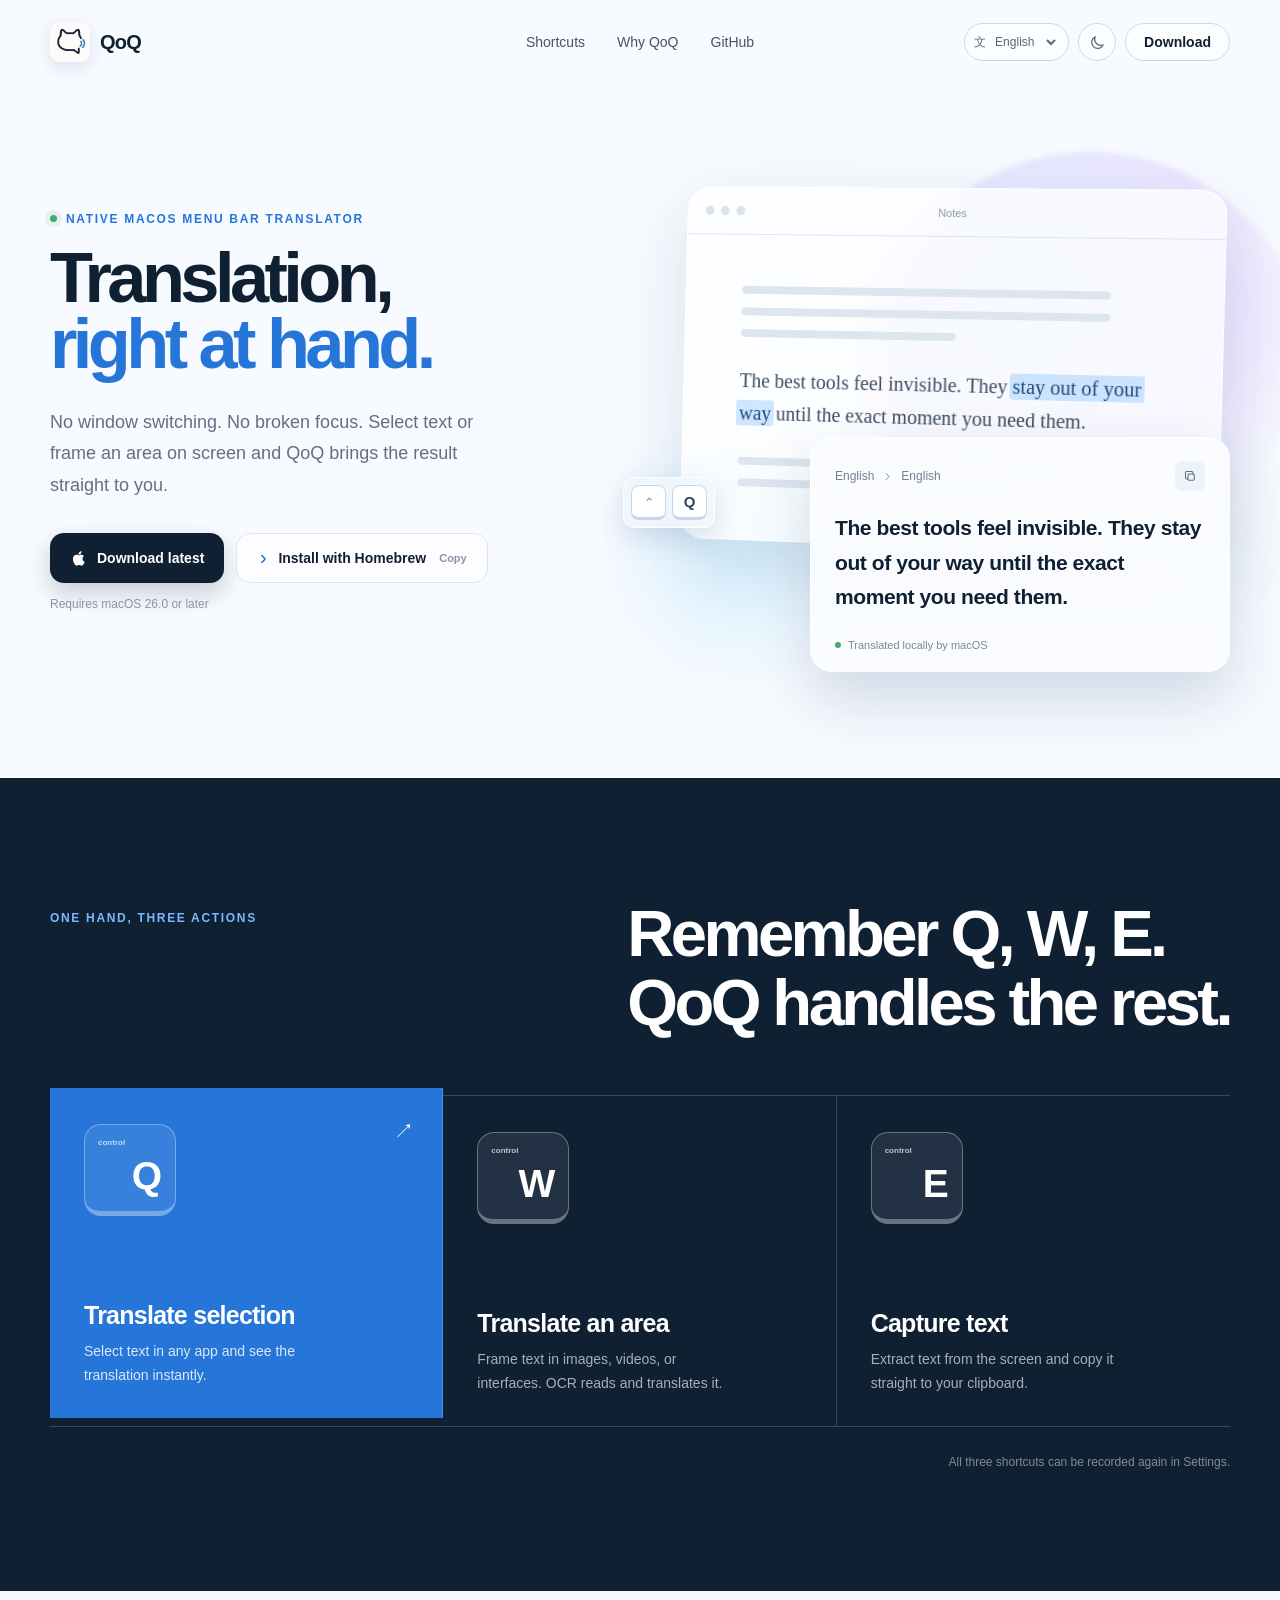
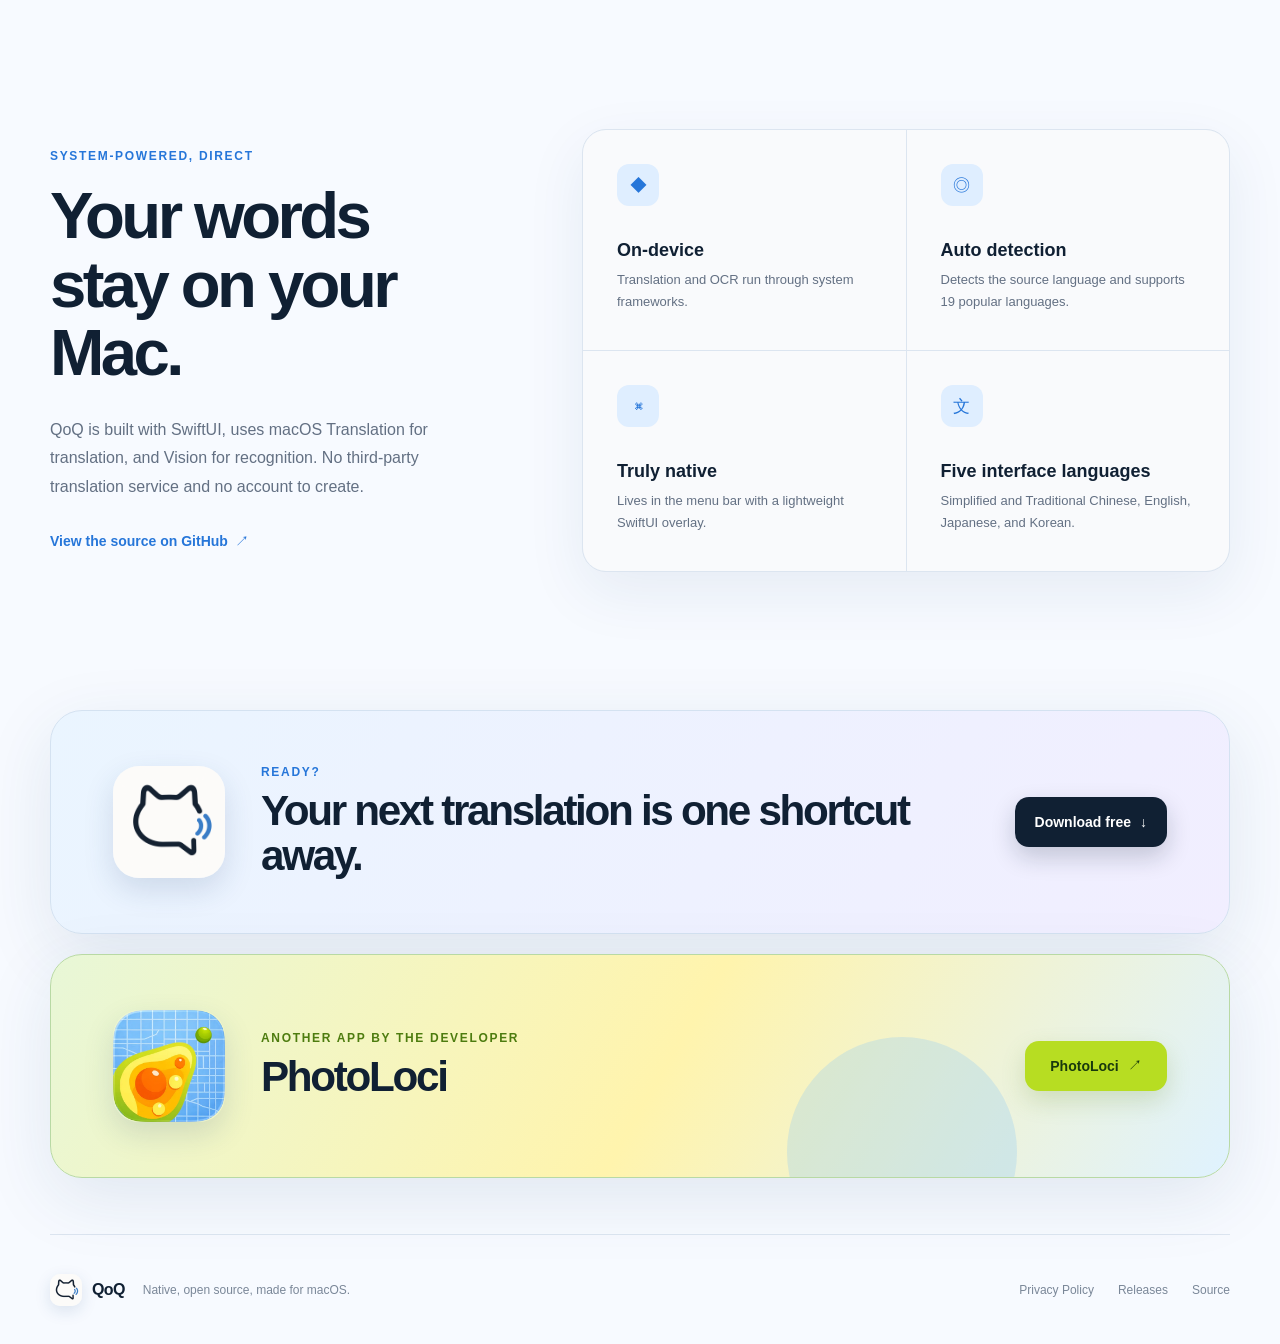
<file: index.html>
<!doctype html>
<html lang="zh-CN">
  <head>
    <meta charset="UTF-8" />
    <meta name="viewport" content="width=device-width, initial-scale=1" />
    <meta name="description" content="QoQ 是一款原生 macOS 菜单栏翻译工具。划词即译，框选即识别，只用系统能力。" />
    <meta name="theme-color" content="#f4f8ff" />
    <meta property="og:title" content="QoQ — 翻译，就这么顺手" />
    <meta property="og:description" content="划词翻译、截图 OCR、文字提取，一组快捷键就够了。" />
    <meta property="og:type" content="website" />
    <meta property="og:image" content="assets/qoq-icon.png" />
    <link rel="icon" type="image/png" sizes="32x32" href="favicon.png?v=2" />
    <link rel="shortcut icon" type="image/png" href="favicon.png?v=2" />
    <link rel="apple-touch-icon" sizes="1024x1024" href="assets/qoq-icon.png?v=2" />
    <script>document.documentElement.dataset.theme=localStorage.getItem("qoq-theme")||(matchMedia("(prefers-color-scheme: dark)").matches?"dark":"light");</script>
    <link rel="stylesheet" href="styles.css" />
    <title>QoQ — 翻译，就这么顺手</title>
  </head>
  <body>
    <header class="site-header" id="top">
      <a class="brand" href="#top" aria-label="QoQ 首页"><img src="assets/qoq-icon.png" alt="" width="40" height="40" /><span>QoQ</span></a>
      <nav aria-label="主导航"><a href="#shortcuts" data-i18n="navShortcuts">快捷键</a><a href="#native" data-i18n="navWhy">为什么 QoQ</a><a href="https://github.com/chensiyue98/qoq" target="_blank" rel="noreferrer">GitHub</a></nav>
      <div class="header-actions"><div class="language-picker"><span aria-hidden="true">文</span><label class="sr-only" for="language-select">语言</label><select id="language-select" aria-label="语言"><option value="zh-CN">简体中文</option><option value="zh-TW">繁體中文</option><option value="en">English</option><option value="ja">日本語</option><option value="ko">한국어</option></select></div><button class="theme-toggle" type="button" aria-label="切换深色模式"><svg class="moon-icon" viewBox="0 0 24 24" aria-hidden="true"><path d="M20 15.2A8.5 8.5 0 0 1 8.8 4a8.5 8.5 0 1 0 11.2 11.2Z"/></svg><svg class="sun-icon" viewBox="0 0 24 24" aria-hidden="true"><circle cx="12" cy="12" r="4"/><path d="M12 2v2M12 20v2M4.9 4.9l1.4 1.4M17.7 17.7l1.4 1.4M2 12h2M20 12h2M4.9 19.1l1.4-1.4M17.7 6.3l1.4-1.4"/></svg></button><a class="header-download" href="https://github.com/chensiyue98/qoq/releases/latest" data-i18n="downloadShort">下载</a></div>
    </header>
    <main>
      <section class="hero" aria-labelledby="hero-title">
        <div class="hero-copy">
          <p class="eyebrow"><span></span><b data-i18n="heroEyebrow">原生 macOS 菜单栏翻译</b></p>
          <h1 id="hero-title" data-i18n-html="heroTitle">翻译，<br />就这么<span>顺手。</span></h1>
          <p class="hero-intro" data-i18n="heroIntro">不切换窗口，不打断思路。选中文字或框住屏幕，QoQ 立刻把结果送到你眼前。</p>
          <div class="hero-actions">
            <a class="button button-primary" href="https://github.com/chensiyue98/qoq/releases/latest"><svg viewBox="0 0 24 24" aria-hidden="true"><path d="M16.7 12.9c0-2.3 1.9-3.4 2-3.5-1.1-1.6-2.8-1.8-3.4-1.8-1.4-.1-2.8.9-3.5.9-.8 0-1.9-.9-3.1-.9-1.6 0-3.1.9-4 2.4-1.7 3-.4 7.4 1.2 9.8.8 1.2 1.8 2.5 3.1 2.4 1.2 0 1.7-.8 3.2-.8s1.9.8 3.2.8c1.3 0 2.2-1.2 3-2.4.9-1.4 1.3-2.7 1.3-2.8-.1 0-3-.9-3-4.1ZM14.4 6.1c.7-.9 1.2-2.1 1.1-3.3-1 .1-2.3.7-3.1 1.6-.7.8-1.3 2-1.1 3.2 1.1.1 2.3-.6 3.1-1.5Z"/></svg><span data-i18n="downloadLatest">下载最新版</span></a>
            <button class="button button-quiet" type="button" data-copy-command="brew tap chensiyue98/tap &amp;&amp; brew install --cask qoq"><span class="prompt">›</span><span data-i18n="installBrew">Homebrew 安装</span><span class="copy-label" data-i18n="copy">复制</span></button>
          </div>
          <p class="requirement" data-i18n="requirement">需要 macOS 26.0 或更高版本</p>
        </div>
        <div class="hero-demo" aria-label="QoQ 划词翻译演示">
          <div class="ambient ambient-one"></div><div class="ambient ambient-two"></div>
          <div class="document-window"><div class="window-bar"><i></i><i></i><i></i><span>Notes</span></div><div class="document-copy"><span></span><span></span><span class="short"></span><p>The best tools feel invisible. They <mark class="selection">stay out of your way</mark> until the exact moment you need them.</p><span></span><span class="medium"></span></div></div>
          <div class="key-callout"><kbd>⌃</kbd><kbd>Q</kbd></div>
          <div class="translation-card"><div class="translation-top"><span>English</span><svg viewBox="0 0 24 24" aria-hidden="true"><path d="m9 18 6-6-6-6"/></svg><span data-i18n="demoLanguage">简体中文</span><button type="button" aria-label="复制译文" class="icon-button"><svg viewBox="0 0 24 24"><rect x="8" y="8" width="10" height="10" rx="2"/><path d="M16 8V6a2 2 0 0 0-2-2H6a2 2 0 0 0-2 2v8a2 2 0 0 0 2 2h2"/></svg></button></div><p data-i18n="demoTranslation">最好的工具仿佛隐形。它们不会打扰你，只在你真正需要的那一刻出现。</p><div class="local-badge"><span></span><b data-i18n="localBadge">由 macOS 在本机翻译</b></div></div>
        </div>
      </section>
      <section class="shortcuts-section" id="shortcuts" aria-labelledby="shortcuts-title">
        <div class="section-heading"><p class="eyebrow" data-i18n="shortcutEyebrow">快捷键</p><h2 id="shortcuts-title" data-i18n-html="shortcutTitle">Q、W、E，<br />三种操作。</h2></div>
        <div class="shortcut-board">
          <article class="shortcut-card active" tabindex="0"><div class="shortcut-key"><small>control</small>Q</div><div><h3 data-i18n="qTitle">划词翻译</h3><p data-i18n="qBody">选中任意应用里的文字，直接查看译文。</p></div><span class="card-arrow">↗</span></article>
          <article class="shortcut-card" tabindex="0"><div class="shortcut-key"><small>control</small>W</div><div><h3 data-i18n="wTitle">框选翻译</h3><p data-i18n="wBody">框住图片、视频或不可选文字，OCR 后翻译。</p></div><span class="card-arrow">↗</span></article>
          <article class="shortcut-card" tabindex="0"><div class="shortcut-key"><small>control</small>E</div><div><h3 data-i18n="eTitle">框选取字</h3><p data-i18n="eBody">只提取屏幕文字，自动复制到剪贴板。</p></div><span class="card-arrow">↗</span></article>
        </div><p class="shortcut-note" data-i18n="shortcutNote">可在设置中更改快捷键。</p>
      </section>
      <section class="native-section" id="native" aria-labelledby="native-title">
        <div class="native-copy"><p class="eyebrow" data-i18n="nativeEyebrow">系统能力，不绕远路</p><h2 id="native-title" data-i18n-html="nativeTitle">你的文字，<br />不必离开 Mac。</h2><p data-i18n="nativeBody">QoQ 由 SwiftUI 构建，翻译交给 macOS Translation，识别交给 Vision。没有第三方翻译服务，也没有要注册的账户。</p><a class="text-link" href="https://github.com/chensiyue98/qoq" target="_blank" rel="noreferrer"><b data-i18n="viewSource">在 GitHub 查看源代码</b> <span>↗</span></a></div>
        <div class="native-grid"><article><span class="feature-icon">◆</span><h3 data-i18n="localTitle">本机处理</h3><p data-i18n="localBody">翻译与 OCR 使用系统框架完成。</p></article><article><span class="feature-icon">◎</span><h3 data-i18n="detectTitle">自动识别</h3><p data-i18n="detectBody">自动判断源语言，支持 19 种常用语言。</p></article><article><span class="feature-icon">⌘</span><h3 data-i18n="nativeFeatureTitle">原生体验</h3><p data-i18n="nativeFeatureBody">菜单栏常驻，SwiftUI 浮层轻巧即用。</p></article><article><span class="feature-icon">文</span><h3 data-i18n="languagesTitle">五种界面语言</h3><p data-i18n="languagesBody">简中、繁中、英文、日文与韩文。</p></article></div>
      </section>
      <section class="install-section download-section" aria-labelledby="install-title"><img src="assets/qoq-icon.png" alt="QoQ 应用图标" width="112" height="112" /><div><p class="eyebrow" data-i18n="ready">准备好了吗？</p><h2 id="install-title" data-i18n="installTitle">下一次翻译，只按一下。</h2></div><a class="button button-primary" href="https://github.com/chensiyue98/qoq/releases/latest"><b data-i18n="downloadFree">免费下载</b> <span>↓</span></a></section>
      <section class="install-section other-app-section" aria-labelledby="other-app-title"><img class="other-app-icon" src="assets/photoloci-icon.png" alt="PhotoLoci 应用图标" width="112" height="112" /><div><p class="eyebrow" data-i18n="otherApp">开发者的其他 App</p><h2 id="other-app-title">PhotoLoci</h2></div><a class="button other-app-button" href="https://chensiyue98.github.io/PhotoLoci/" target="_blank" rel="noreferrer"><b>PhotoLoci</b> <span>↗</span></a></section>
    </main>
    <footer><div class="footer-identity"><a class="brand" href="#top"><img src="assets/qoq-icon.png" alt="" width="32" height="32" /><span>QoQ</span></a><p data-i18n="footerTagline">原生、开源、为 macOS 而生。</p></div><div class="footer-links"><a href="privacy.html">Privacy Policy</a><a href="https://github.com/chensiyue98/qoq/releases" data-i18n="releases">版本记录</a><a href="https://github.com/chensiyue98/qoq" data-i18n="source">源代码</a></div></footer>
    <div class="toast" role="status" aria-live="polite">安装命令已复制</div><script src="script.js"></script>
  </body>
</html>
</file>
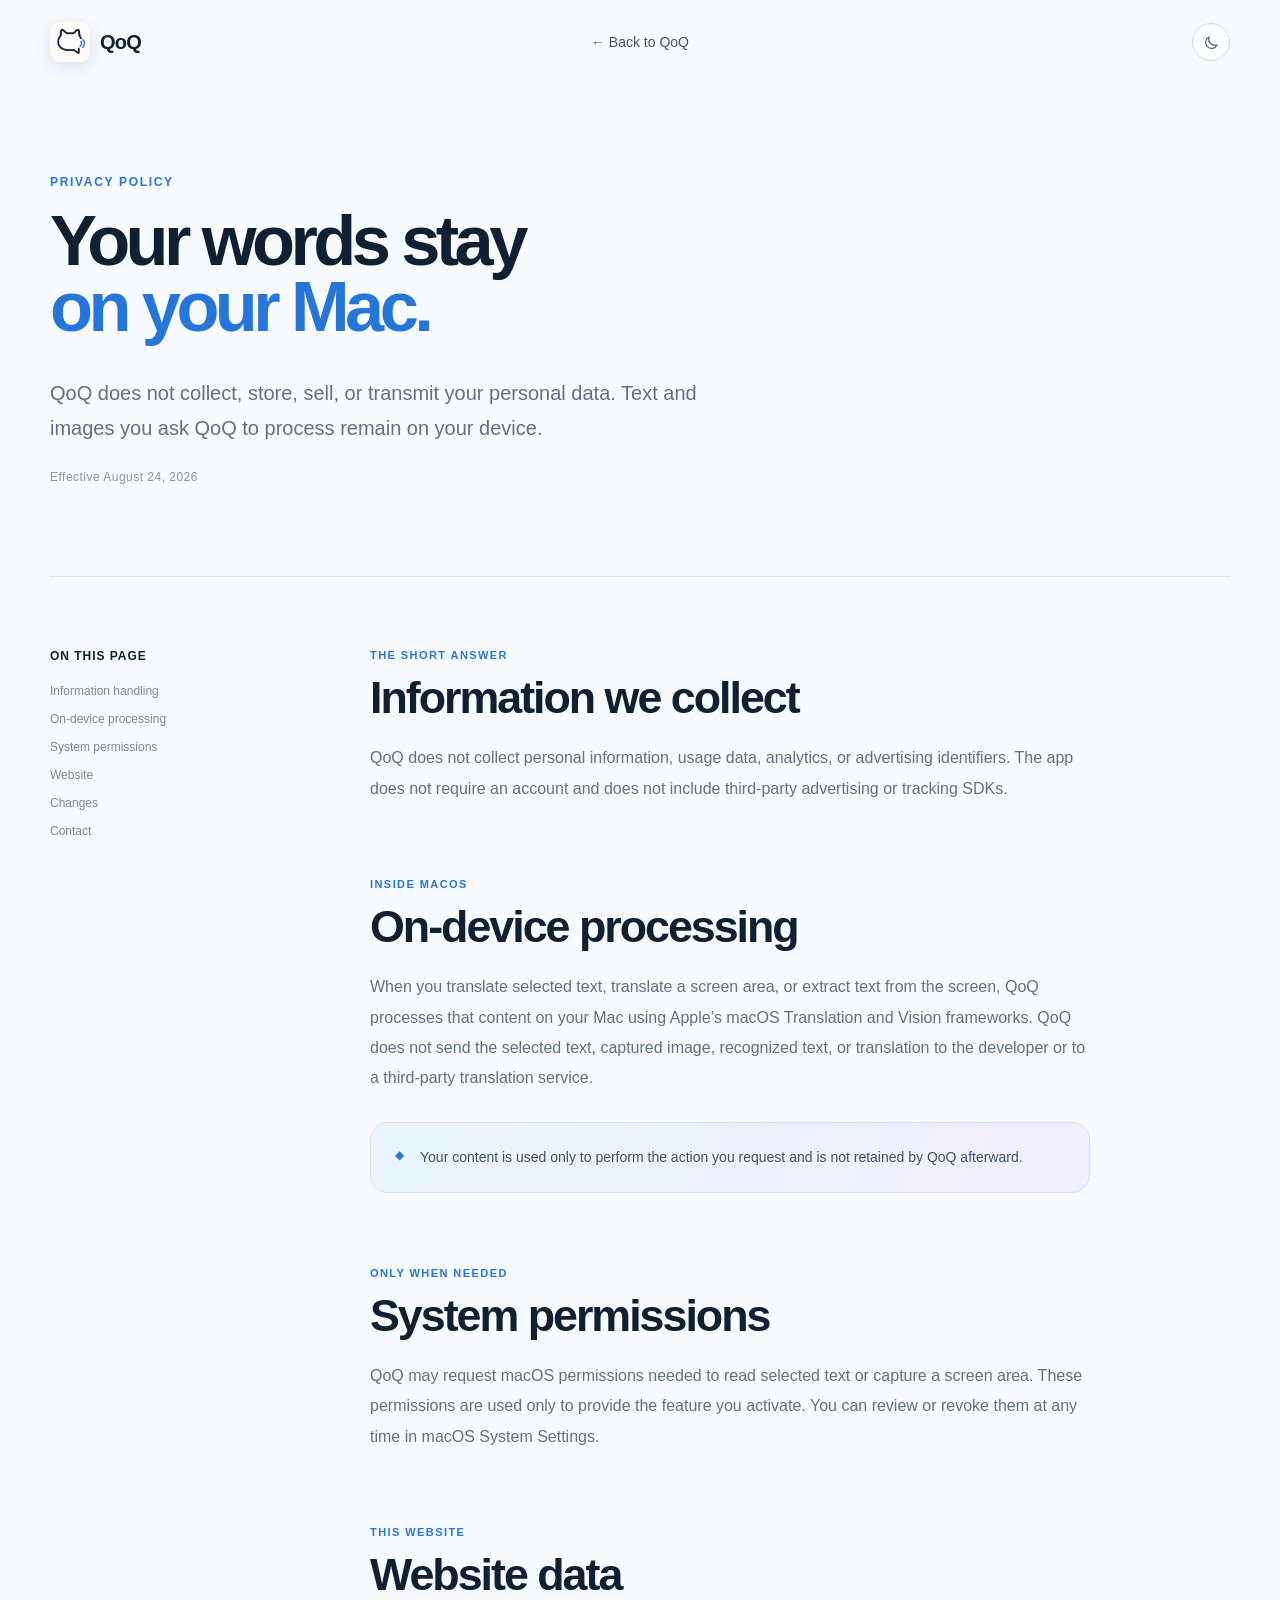
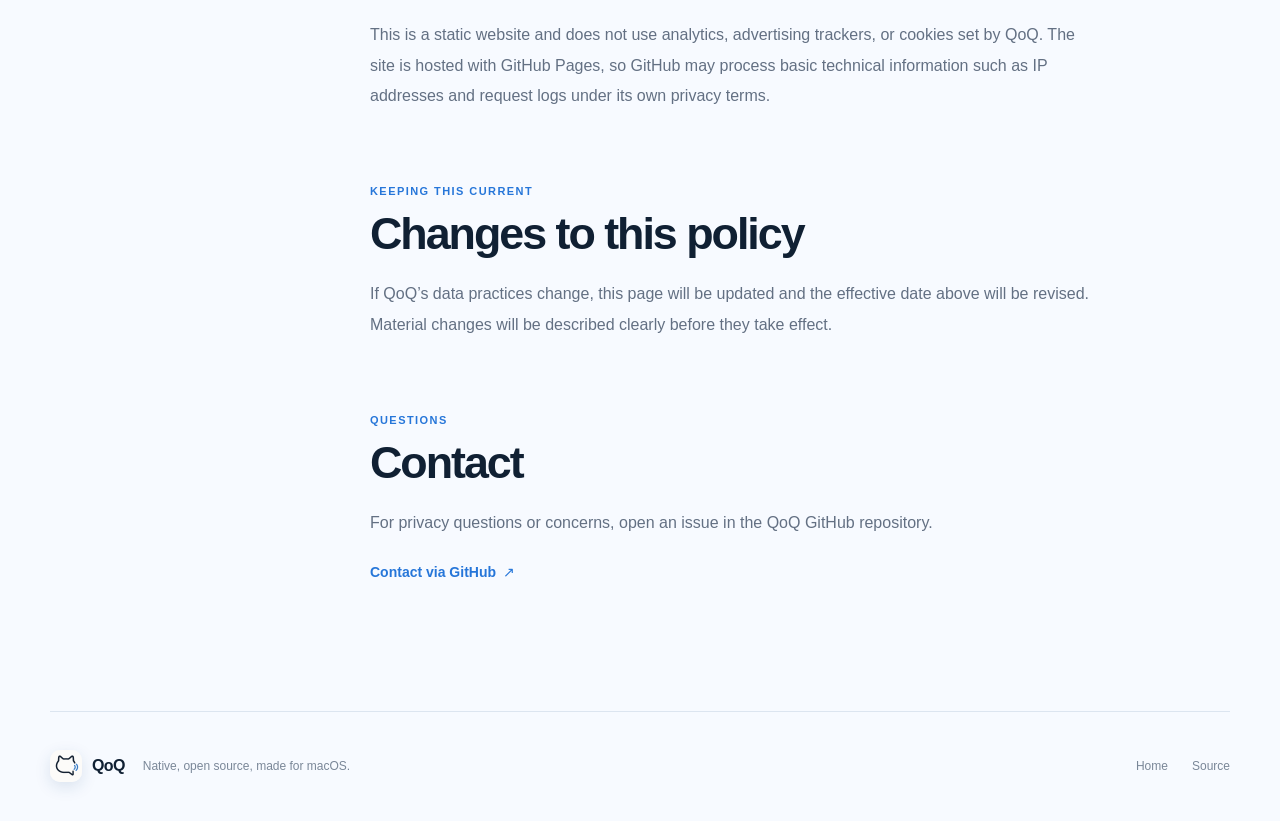
<file: privacy.html>
<!doctype html>
<html lang="en">
  <head>
    <meta charset="UTF-8" />
    <meta name="viewport" content="width=device-width, initial-scale=1" />
    <meta name="description" content="Privacy Policy for QoQ, a native macOS translation app." />
    <meta name="theme-color" content="#f4f8ff" />
    <link rel="icon" href="assets/qoq-icon-32.png" sizes="32x32" />
    <link rel="apple-touch-icon" href="assets/qoq-icon.png" />
    <script>document.documentElement.dataset.theme=localStorage.getItem("qoq-theme")||(matchMedia("(prefers-color-scheme: dark)").matches?"dark":"light");</script>
    <link rel="stylesheet" href="styles.css" />
    <link rel="stylesheet" href="privacy.css" />
    <title>Privacy Policy — QoQ</title>
  </head>
  <body class="privacy-page">
    <header class="privacy-header">
      <a class="brand" href="index.html" aria-label="QoQ home"><img src="assets/qoq-icon.png" alt="" width="40" height="40" /><span>QoQ</span></a>
      <a class="back-link" href="index.html"><span aria-hidden="true">←</span> Back to QoQ</a>
      <button class="theme-toggle" type="button" aria-label="Switch to dark mode"><svg class="moon-icon" viewBox="0 0 24 24" aria-hidden="true"><path d="M20 15.2A8.5 8.5 0 0 1 8.8 4a8.5 8.5 0 1 0 11.2 11.2Z"/></svg><svg class="sun-icon" viewBox="0 0 24 24" aria-hidden="true"><circle cx="12" cy="12" r="4"/><path d="M12 2v2M12 20v2M4.9 4.9l1.4 1.4M17.7 17.7l1.4 1.4M2 12h2M20 12h2M4.9 19.1l1.4-1.4M17.7 6.3l1.4-1.4"/></svg></button>
    </header>

    <main class="privacy-main">
      <header class="privacy-intro">
        <p class="eyebrow">Privacy Policy</p>
        <h1>Your words stay<br /><span>on your Mac.</span></h1>
        <p class="privacy-summary">QoQ does not collect, store, sell, or transmit your personal data. Text and images you ask QoQ to process remain on your device.</p>
        <p class="effective-date">Effective August 24, 2026</p>
      </header>

      <div class="privacy-layout">
        <aside class="privacy-nav" aria-label="On this page">
          <p>On this page</p>
          <a href="#information">Information handling</a>
          <a href="#processing">On-device processing</a>
          <a href="#permissions">System permissions</a>
          <a href="#website">Website</a>
          <a href="#changes">Changes</a>
          <a href="#contact">Contact</a>
        </aside>

        <article class="privacy-content">
          <section id="information">
            <p class="section-label">The short answer</p>
            <h2>Information we collect</h2>
            <p>QoQ does not collect personal information, usage data, analytics, or advertising identifiers. The app does not require an account and does not include third-party advertising or tracking SDKs.</p>
          </section>

          <section id="processing">
            <p class="section-label">Inside macOS</p>
            <h2>On-device processing</h2>
            <p>When you translate selected text, translate a screen area, or extract text from the screen, QoQ processes that content on your Mac using Apple’s macOS Translation and Vision frameworks. QoQ does not send the selected text, captured image, recognized text, or translation to the developer or to a third-party translation service.</p>
            <div class="privacy-note"><span aria-hidden="true">◆</span><p>Your content is used only to perform the action you request and is not retained by QoQ afterward.</p></div>
          </section>

          <section id="permissions">
            <p class="section-label">Only when needed</p>
            <h2>System permissions</h2>
            <p>QoQ may request macOS permissions needed to read selected text or capture a screen area. These permissions are used only to provide the feature you activate. You can review or revoke them at any time in macOS System Settings.</p>
          </section>

          <section id="website">
            <p class="section-label">This website</p>
            <h2>Website data</h2>
            <p>This is a static website and does not use analytics, advertising trackers, or cookies set by QoQ. The site is hosted with GitHub Pages, so GitHub may process basic technical information such as IP addresses and request logs under its own privacy terms.</p>
          </section>

          <section id="changes">
            <p class="section-label">Keeping this current</p>
            <h2>Changes to this policy</h2>
            <p>If QoQ’s data practices change, this page will be updated and the effective date above will be revised. Material changes will be described clearly before they take effect.</p>
          </section>

          <section id="contact">
            <p class="section-label">Questions</p>
            <h2>Contact</h2>
            <p>For privacy questions or concerns, open an issue in the QoQ GitHub repository.</p>
            <a class="contact-link" href="https://github.com/chensiyue98/qoq/issues" target="_blank" rel="noreferrer">Contact via GitHub <span>↗</span></a>
          </section>
        </article>
      </div>
    </main>

    <footer class="privacy-footer"><div class="footer-identity"><a class="brand" href="index.html"><img src="assets/qoq-icon.png" alt="" width="32" height="32" /><span>QoQ</span></a><p>Native, open source, made for macOS.</p></div><div class="footer-links"><a href="index.html">Home</a><a href="https://github.com/chensiyue98/qoq" target="_blank" rel="noreferrer">Source</a></div></footer>
    <script src="privacy.js"></script>
  </body>
</html>
</file>
<file: styles.css>
:root{--ink:#102033;--muted:#637083;--line:#dce5f0;--paper:#f7faff;--white:#fff;--blue:#2676d9;--sky:#dfeeff;--shadow:0 24px 70px rgba(31,67,112,.13);font-family:-apple-system,BlinkMacSystemFont,"SF Pro Display","Helvetica Neue",Arial,sans-serif;color:var(--ink);background:var(--paper);font-synthesis:none}*{box-sizing:border-box}html{scroll-behavior:smooth}body{margin:0;min-width:320px;overflow-x:hidden;background:var(--paper)}button,a{font:inherit}a{color:inherit;text-decoration:none}button{color:inherit}b{font:inherit}img{display:block}.sr-only{position:absolute;width:1px;height:1px;padding:0;margin:-1px;overflow:hidden;clip:rect(0,0,0,0);white-space:nowrap;border:0}.site-header{position:relative;z-index:20;width:min(1180px,calc(100% - 48px));height:84px;margin:auto;display:grid;grid-template-columns:1fr auto 1fr;align-items:center}.brand{display:inline-flex;align-items:center;gap:10px;width:max-content;font-size:20px;font-weight:760;letter-spacing:-.04em}.brand img{border-radius:10px;box-shadow:0 5px 16px rgba(26,73,127,.13)}nav{display:flex;gap:32px;font-size:14px;color:#465468}nav a,footer a{transition:color .2s}nav a:hover,footer a:hover{color:var(--blue)}.header-actions{justify-self:end;display:flex;align-items:center;gap:9px}.language-picker{height:38px;display:flex;align-items:center;gap:5px;padding:0 9px;border:1px solid #cdd9e8;border-radius:999px;background:#ffffff9e;color:#58677b}.language-picker>span{font-size:12px}.language-picker select{max-width:92px;border:0;outline:0;color:inherit;background:transparent;font-size:12px;cursor:pointer}.header-download{padding:10px 18px;border:1px solid #cdd9e8;border-radius:999px;font-size:14px;font-weight:650;background:#ffffff9e}
.hero{width:min(1180px,calc(100% - 48px));min-height:690px;margin:auto;display:grid;grid-template-columns:.84fr 1.16fr;align-items:center;gap:54px;padding:48px 0 86px}.eyebrow{margin:0 0 20px;color:var(--blue);font-size:12px;line-height:1;font-weight:750;letter-spacing:.14em;text-transform:uppercase}.hero-copy .eyebrow{display:flex;align-items:center;gap:9px}.hero-copy .eyebrow span{width:7px;height:7px;border-radius:50%;background:#45a96b;box-shadow:0 0 0 5px #45a96b1c}h1{margin:0;font-size:clamp(62px,7vw,96px);line-height:.94;letter-spacing:-.075em;font-weight:780}h1 span{color:var(--blue)}.hero-intro{max-width:455px;margin:30px 0 0;color:var(--muted);font-size:18px;line-height:1.75}.hero-actions{display:flex;flex-wrap:wrap;gap:12px;margin-top:32px}.button{min-height:50px;display:inline-flex;align-items:center;justify-content:center;gap:9px;padding:0 20px;border:0;border-radius:14px;font-size:14px;font-weight:680;cursor:pointer;transition:transform .2s,box-shadow .2s,background .2s}.button:hover{transform:translateY(-2px)}.button-primary{color:#fff;background:var(--ink);box-shadow:0 10px 25px #10203333}.button-primary:hover{background:#1d334d;box-shadow:0 13px 30px #10203342}.button-primary svg{width:18px;fill:currentColor}.button-quiet{border:1px solid var(--line);background:#ffffffb8}.button-quiet .prompt{color:var(--blue);font:20px ui-monospace,monospace}.copy-label{margin-left:4px;color:#8995a6;font-size:11px;font-weight:550}.requirement{margin:14px 0 0;color:#8a95a4;font-size:12px}
.hero{width:min(1180px,calc(100% - 48px));min-height:690px;margin:auto;display:grid;grid-template-columns:.84fr 1.16fr;align-items:center;gap:54px;padding:48px 0 86px}.eyebrow{margin:0 0 20px;color:var(--blue);font-size:12px;line-height:1;font-weight:750;letter-spacing:.14em;text-transform:uppercase}.hero-copy .eyebrow{display:flex;align-items:center;gap:9px}.hero-copy .eyebrow span{width:7px;height:7px;border-radius:50%;background:#45a96b;box-shadow:0 0 0 5px #45a96b1c}h1{margin:0;font-size:clamp(62px,7vw,96px);line-height:.94;letter-spacing:-.075em;font-weight:780}html[lang="en"] h1{font-size:clamp(55px,5.5vw,78px);letter-spacing:-.065em}html[lang="ja"] h1,html[lang="ko"] h1{font-size:clamp(56px,6vw,82px)}h1 span{color:var(--blue)}.hero-intro{max-width:455px;margin:30px 0 0;color:var(--muted);font-size:18px;line-height:1.75}.hero-actions{display:flex;flex-wrap:wrap;gap:12px;margin-top:32px}.button{min-height:50px;display:inline-flex;align-items:center;justify-content:center;gap:9px;padding:0 20px;border:0;border-radius:14px;font-size:14px;font-weight:680;cursor:pointer;transition:transform .2s,box-shadow .2s,background .2s}.button:hover{transform:translateY(-2px)}.button-primary{color:#fff;background:var(--ink);box-shadow:0 10px 25px #10203333}.button-primary:hover{background:#1d334d;box-shadow:0 13px 30px #10203342}.button-primary svg{width:18px;fill:currentColor}.button-quiet{border:1px solid var(--line);background:#ffffffb8}.button-quiet .prompt{color:var(--blue);font:20px ui-monospace,monospace}.copy-label{margin-left:4px;color:#8995a6;font-size:11px;font-weight:550}.requirement{margin:14px 0 0;color:#8a95a4;font-size:12px}
.hero-demo{position:relative;min-height:560px;perspective:1200px}.ambient{position:absolute;border-radius:50%;filter:blur(2px)}.ambient-one{width:440px;height:440px;right:-80px;top:20px;background:radial-gradient(circle at 35% 35%,#d6ecff,#e9ddff 52%,#ebdeff00 72%);opacity:.75}.ambient-two{width:280px;height:280px;left:20px;bottom:0;background:radial-gradient(circle,#d9f2ff,#d9f2ff00 70%)}.document-window{position:absolute;width:540px;max-width:90%;height:360px;right:2%;top:56px;overflow:hidden;border:1px solid #ffffffe6;border-radius:25px;background:#ffffffb0;box-shadow:var(--shadow);backdrop-filter:blur(20px);transform:rotateY(-6deg) rotateZ(1.5deg)}.window-bar{height:48px;display:flex;align-items:center;gap:7px;padding:0 18px;border-bottom:1px solid #cfdbebb8;color:#8e98a7;font-size:11px}.window-bar i{width:9px;height:9px;border-radius:50%;background:#dbe2ea}.window-bar span{margin:auto;padding-right:45px}.document-copy{padding:52px 58px}.document-copy>span{display:block;width:88%;height:8px;margin-bottom:14px;border-radius:9px;background:#dde5ee}.document-copy .short{width:52%;margin-bottom:28px}.document-copy .medium{width:68%}.document-copy p{margin:0 0 28px;color:#3c4d61;font:20px/1.65 Georgia,serif}.selection{padding:2px 3px;margin:0 -3px;color:#204b78;background:#6fb5ff52;border-radius:3px;-webkit-box-decoration-break:clone;box-decoration-break:clone}.key-callout{position:absolute;z-index:4;top:345px;left:7%;display:flex;gap:6px;padding:7px;border:1px solid #ffffffcc;border-radius:12px;background:#f0f6fddb;box-shadow:0 10px 28px #1f437026;backdrop-filter:blur(12px)}kbd{min-width:35px;height:35px;display:grid;place-items:center;border:1px solid #cad6e4;border-bottom-width:3px;border-radius:8px;background:#fff;color:#31445a;font:600 15px/1 -apple-system,sans-serif}.translation-card{position:absolute;z-index:3;width:420px;max-width:86%;right:0;bottom:20px;padding:23px 24px 20px;border:1px solid #fffffff0;border-radius:22px;background:#fafcffeb;box-shadow:0 26px 60px #1f43702e;backdrop-filter:blur(24px);animation:card-in .8s cubic-bezier(.2,.8,.2,1) .2s both}.translation-top{display:flex;align-items:center;gap:7px;color:#728094;font-size:12px}.translation-top>svg{width:13px;fill:none;stroke:currentColor;stroke-width:1.8}.icon-button{width:30px;height:30px;display:grid;place-items:center;margin-left:auto;border:0;border-radius:8px;background:#edf3fa;cursor:pointer}.icon-button svg{width:15px;fill:none;stroke:#5d6d81;stroke-width:1.7}.translation-card>p{margin:20px 0 24px;font-size:21px;font-weight:580;line-height:1.65;letter-spacing:-.02em}.local-badge{display:flex;align-items:center;gap:7px;color:#7b8796;font-size:11px}.local-badge span{width:6px;height:6px;border-radius:50%;background:#4ca76a}
.shortcuts-section{padding:122px max(24px,calc((100% - 1180px)/2));background:var(--ink);color:#fff}.section-heading{display:flex;align-items:end;justify-content:space-between;margin-bottom:58px}.section-heading .eyebrow{align-self:start;margin-top:12px;color:#78b9ff}h2{margin:0;font-size:clamp(42px,5.1vw,68px);line-height:1.05;letter-spacing:-.055em;font-weight:730}.shortcut-board{display:grid;grid-template-columns:repeat(3,1fr);border-block:1px solid #ffffff2e}.shortcut-card{position:relative;min-height:330px;padding:36px 34px 30px;display:flex;flex-direction:column;justify-content:space-between;border-right:1px solid #ffffff2e;outline:none;transition:background .25s,transform .25s}.shortcut-card:last-child{border:0}.shortcut-card:hover,.shortcut-card:focus-visible,.shortcut-card.active{background:var(--blue);transform:translateY(-8px)}.shortcut-key{width:92px;height:92px;display:flex;align-items:flex-end;justify-content:space-between;padding:13px;border:1px solid #ffffff52;border-bottom-width:5px;border-radius:17px;background:#ffffff14;font-size:39px;font-weight:620}.shortcut-key small{align-self:flex-start;font-size:8px;opacity:.72}.shortcut-card h3{margin:0 0 10px;font-size:25px;letter-spacing:-.03em}.shortcut-card p{max-width:260px;margin:0;color:#ffffffa3;font-size:14px;line-height:1.7}.shortcut-card.active p,.shortcut-card:hover p{color:#ffffffd4}.card-arrow{position:absolute;right:28px;top:30px;font-size:20px;opacity:0;transform:translate(-5px,5px);transition:.25s}.shortcut-card:hover .card-arrow,.shortcut-card.active .card-arrow{opacity:1;transform:none}.shortcut-note{margin:28px 0 0;color:#ffffff7a;font-size:12px;text-align:right}
.native-section{width:min(1180px,calc(100% - 48px));margin:auto;padding:138px 0;display:grid;grid-template-columns:.8fr 1.2fr;gap:100px;align-items:center}.native-copy>p:not(.eyebrow){max-width:440px;margin:28px 0 30px;color:var(--muted);font-size:16px;line-height:1.8}.text-link{display:inline-flex;gap:7px;color:var(--blue);font-size:14px;font-weight:680}.text-link span{transition:transform .2s}.text-link:hover span{transform:translate(3px,-3px)}.native-grid{display:grid;grid-template-columns:repeat(2,1fr);gap:1px;overflow:hidden;border:1px solid var(--line);border-radius:24px;background:var(--line);box-shadow:0 20px 60px #1f437014}.native-grid article{min-height:220px;padding:34px;background:#ffffffd4}.feature-icon{width:42px;height:42px;display:grid;place-items:center;margin-bottom:34px;border-radius:12px;color:var(--blue);background:var(--sky);font-size:17px;font-weight:700}.native-grid h3{margin:0 0 8px;font-size:18px}.native-grid p{margin:0;color:var(--muted);font-size:13px;line-height:1.65}.install-section{width:min(1180px,calc(100% - 48px));margin:0 auto 56px;padding:55px 62px;display:grid;grid-template-columns:auto 1fr auto;align-items:center;gap:36px;border:1px solid #d4e2f1;border-radius:32px;background:linear-gradient(120deg,#eaf5ff,#f1eeff);box-shadow:0 20px 70px #1f43701a}.download-section{margin-bottom:20px}.install-section img{border-radius:26px;box-shadow:0 12px 30px #1f437026}.install-section .eyebrow{margin-bottom:11px}.install-section h2{font-size:clamp(30px,3.3vw,46px)}.install-section .button{min-width:142px}.other-app-section{position:relative;overflow:hidden;border-color:#b8d9a4;background:linear-gradient(120deg,#e8f7d7 0%,#fff4ad 52%,#dff2ff 100%)}.other-app-section::after{content:"";position:absolute;right:18%;bottom:-90px;width:230px;height:230px;border-radius:50%;background:#91c9f24d;pointer-events:none}.other-app-section>*{position:relative;z-index:1}.other-app-section .eyebrow{color:#4d7c0f}.other-app-icon{width:112px;height:112px;object-fit:cover}.other-app-button{color:#18390d;background:#b7dd22;box-shadow:0 10px 25px #5e861f33}.other-app-button:hover{background:#a5d10d;box-shadow:0 13px 30px #5e861f42}footer{width:min(1180px,calc(100% - 48px));min-height:110px;margin:auto;display:grid;grid-template-columns:minmax(0,1fr) auto;gap:40px;align-items:center;border-top:1px solid var(--line);color:#7a8798;font-size:12px}footer .brand{flex:0 0 auto;color:var(--ink);font-size:16px}footer p{margin:0}.footer-identity{min-width:0;display:flex;align-items:center;gap:18px}.footer-links{justify-self:end;display:flex;gap:24px}.footer-links a{white-space:nowrap}.toast{position:fixed;z-index:50;left:50%;bottom:28px;padding:12px 18px;border-radius:999px;color:#fff;background:var(--ink);box-shadow:0 12px 35px #10203340;font-size:13px;opacity:0;pointer-events:none;transform:translate(-50%,20px);transition:.25s}.toast.visible{opacity:1;transform:translate(-50%,0)}:focus-visible{outline:3px solid #2676d961;outline-offset:4px}@keyframes card-in{from{opacity:0;transform:translateY(30px) rotate(1deg)}to{opacity:1;transform:none}}
@media(max-width:900px){.site-header{grid-template-columns:1fr auto}nav{display:none}.hero{grid-template-columns:1fr;padding-top:72px}.hero-copy{max-width:610px}.hero-demo{width:min(680px,100%);margin:auto}.section-heading{display:block}.shortcut-board{grid-template-columns:1fr}.shortcut-card{min-height:230px;border-right:0;border-bottom:1px solid #ffffff2e}.native-section{grid-template-columns:1fr;gap:58px}.install-section{grid-template-columns:auto 1fr}.install-section .button{grid-column:2;width:max-content}footer{grid-template-columns:1fr;padding:28px 0;gap:20px}.footer-links{justify-self:start;flex-wrap:wrap;gap:14px 22px}}
.theme-toggle{width:38px;height:38px;display:grid;place-items:center;padding:0;border:1px solid #cdd9e8;border-radius:50%;color:#58677b;background:#ffffff9e;cursor:pointer;transition:color .2s,background .2s,transform .2s}.theme-toggle:hover{transform:translateY(-2px);color:var(--blue)}.theme-toggle svg{grid-area:1/1;width:17px;height:17px;fill:none;stroke:currentColor;stroke-width:1.8;stroke-linecap:round;stroke-linejoin:round}.sun-icon{display:none}

html[data-theme="dark"]{color-scheme:dark;background:#0b1420}html[data-theme="dark"] body{color:#e8f0fa;background:#0b1420}html[data-theme="dark"] nav{color:#a8b7c9}html[data-theme="dark"] .language-picker,html[data-theme="dark"] .theme-toggle,html[data-theme="dark"] .header-download{color:#b9c7d8;border-color:#314155;background:#142131cc}html[data-theme="dark"] .moon-icon{display:none}html[data-theme="dark"] .sun-icon{display:block}html[data-theme="dark"] .hero-intro,html[data-theme="dark"] .native-copy>p:not(.eyebrow){color:#a9b7c8}html[data-theme="dark"] .requirement{color:#7e8ea2}html[data-theme="dark"] .button-quiet{color:#dce7f5;border-color:#34465a;background:#152336cc}html[data-theme="dark"] .document-window{border-color:#34465acc;background:#142131c7}html[data-theme="dark"] .window-bar{border-color:#34465a;color:#8494a8}html[data-theme="dark"] .window-bar i,html[data-theme="dark"] .document-copy>span{background:#34465a}html[data-theme="dark"] .document-copy p{color:#d6e1ee}html[data-theme="dark"] .selection{color:#b8dcff;background:#2478cd6b}html[data-theme="dark"] .key-callout{border-color:#40536a;background:#18283be8}html[data-theme="dark"] kbd{color:#dbe7f5;border-color:#52667d;background:#223348}html[data-theme="dark"] .translation-card{border-color:#3a4b60;background:#152336ed}html[data-theme="dark"] .translation-top,html[data-theme="dark"] .local-badge{color:#91a2b6}html[data-theme="dark"] .icon-button{background:#24364b}html[data-theme="dark"] .icon-button svg{stroke:#afbdd0}html[data-theme="dark"] .shortcuts-section{background:#07111d}html[data-theme="dark"] .native-grid{border-color:#29394d;background:#29394d}html[data-theme="dark"] .native-grid article{background:#132131}html[data-theme="dark"] .native-grid p{color:#9cadc0}html[data-theme="dark"] .feature-icon{background:#193653}html[data-theme="dark"] .install-section{border-color:#31455c;background:linear-gradient(120deg,#10283d,#201f3c);box-shadow:0 20px 70px #00000038}html[data-theme="dark"] .other-app-section{border-color:#536d28;background:linear-gradient(120deg,#1b321d 0%,#3b3519 52%,#17344a 100%)}html[data-theme="dark"] .other-app-section .eyebrow{color:#cbe96c}html[data-theme="dark"] .other-app-button{color:#18390d;background:#c4e64b}html[data-theme="dark"] .other-app-button:hover{background:#d2ef6d}html[data-theme="dark"] .hero .button-primary,html[data-theme="dark"] .install-section .button-primary{color:#102033;background:#edf5ff}html[data-theme="dark"] footer{color:#8798ac;border-color:#27374a}html[data-theme="dark"] footer .brand{color:#e8f0fa}html[data-theme="dark"] .toast{color:#102033;background:#edf5ff}body,.document-window,.translation-card,.native-grid article,.install-section,footer,.button-quiet{transition:color .3s,background .3s,border-color .3s}

@media(max-width:600px){.site-header,.hero,.native-section,.install-section,footer{width:min(100% - 32px,1180px)}.site-header{height:72px}.header-download{display:none}.language-picker{padding-inline:8px}.language-picker>span{display:none}.language-picker select{max-width:78px}.hero{min-height:auto;gap:18px;padding:56px 0 72px}h1,html[lang="en"] h1,html[lang="ja"] h1,html[lang="ko"] h1{font-size:clamp(52px,15.5vw,68px)}.hero-intro{font-size:16px}.hero-actions{flex-direction:column}.button{width:100%}.hero-demo{min-height:490px;margin-top:20px}.ambient-one{width:360px;height:360px;right:-2px}.document-window{max-width:100%;height:320px;right:0}.document-copy{padding:42px 28px}.document-copy p{font-size:16px}.key-callout{left:0;top:325px}.translation-card{max-width:93%;right:0;bottom:0;padding:19px}.translation-card>p{font-size:17px}.shortcuts-section{padding:92px 16px}.section-heading{margin-bottom:38px}.shortcut-card{padding:28px}.native-section{padding:92px 0}.native-grid{grid-template-columns:1fr}.native-grid article{min-height:185px}.install-section{padding:36px 26px;grid-template-columns:1fr;text-align:center}.install-section img,.other-app-icon{width:88px;height:88px;margin:auto}.other-app-icon svg{width:50px}.install-section .button{grid-column:auto;width:100%}.footer-identity{align-items:flex-start;flex-direction:column;gap:10px}}
@media(prefers-reduced-motion:reduce){html{scroll-behavior:auto}*,*::before,*::after{animation-duration:.01ms!important;animation-iteration-count:1!important;transition-duration:.01ms!important}}
</file>
<file: privacy.css>
.privacy-page{background:var(--paper)}
.privacy-header{position:relative;z-index:10;width:min(1180px,calc(100% - 48px));height:84px;margin:auto;display:grid;grid-template-columns:1fr auto 1fr;align-items:center}
.privacy-header .back-link{justify-self:center;color:#465468;font-size:14px;transition:color .2s}
.privacy-header .back-link:hover{color:var(--blue)}
.privacy-header .theme-toggle{justify-self:end}
.privacy-main{width:min(1180px,calc(100% - 48px));margin:auto;padding:92px 0 130px}
.privacy-intro{max-width:880px;padding-bottom:92px}
.privacy-intro h1{font-size:clamp(60px,7vw,94px)}
.privacy-summary{max-width:700px;margin:36px 0 0;color:var(--muted);font-size:20px;line-height:1.75}
.effective-date{margin:24px 0 0;color:#8995a6;font-size:12px;letter-spacing:.04em}
.privacy-layout{display:grid;grid-template-columns:220px minmax(0,720px);gap:100px;align-items:start;border-top:1px solid var(--line);padding-top:72px}
.privacy-nav{position:sticky;top:32px;display:grid;gap:14px;color:#7a8798;font-size:12px}
.privacy-nav p{margin:0 0 7px;color:var(--ink);font-weight:720;letter-spacing:.08em;text-transform:uppercase}
.privacy-nav a{width:max-content;transition:color .2s,transform .2s}
.privacy-nav a:hover{color:var(--blue);transform:translateX(3px)}
.privacy-content{display:grid;gap:74px}
.privacy-content section{scroll-margin-top:32px}
.section-label{margin:0 0 13px;color:var(--blue);font-size:11px;font-weight:740;letter-spacing:.13em;text-transform:uppercase}
.privacy-content h2{font-size:clamp(31px,3.5vw,46px);letter-spacing:-.045em}
.privacy-content section>p:not(.section-label){margin:22px 0 0;color:var(--muted);font-size:16px;line-height:1.9}
.privacy-note{display:flex;gap:16px;margin-top:28px;padding:22px 24px;border:1px solid #d4e2f1;border-radius:18px;background:linear-gradient(120deg,#eaf5ff,#f1eeff);color:#405167}
.privacy-note>span{flex:0 0 auto;color:var(--blue);font-size:12px;line-height:1.8}
.privacy-note p{margin:0;font-size:14px;line-height:1.8}
.contact-link{display:inline-flex;gap:7px;margin-top:25px;color:var(--blue);font-size:14px;font-weight:680}
.contact-link span{transition:transform .2s}
.contact-link:hover span{transform:translate(3px,-3px)}
.privacy-footer{margin-bottom:0}
html[data-theme="dark"] .privacy-page{background:#0b1420}
html[data-theme="dark"] .privacy-header .back-link{color:#a8b7c9}
html[data-theme="dark"] .privacy-summary,html[data-theme="dark"] .privacy-content section>p:not(.section-label){color:#a9b7c8}
html[data-theme="dark"] .effective-date,html[data-theme="dark"] .privacy-nav{color:#7e8ea2}
html[data-theme="dark"] .privacy-nav p{color:#e8f0fa}
html[data-theme="dark"] .privacy-note{color:#c0cede;border-color:#31455c;background:linear-gradient(120deg,#10283d,#201f3c)}
@media(max-width:800px){.privacy-layout{grid-template-columns:1fr;gap:58px}.privacy-nav{position:static;grid-template-columns:repeat(3,max-content);gap:12px 24px;padding-bottom:34px;border-bottom:1px solid var(--line)}.privacy-nav p{grid-column:1/-1}}
@media(max-width:600px){.privacy-header,.privacy-main{width:min(100% - 32px,1180px)}.privacy-header{height:72px;grid-template-columns:1fr auto}.privacy-header .back-link{justify-self:end}.privacy-header .theme-toggle{display:none}.privacy-main{padding:66px 0 92px}.privacy-intro{padding-bottom:68px}.privacy-intro h1{font-size:clamp(48px,14vw,64px)}.privacy-summary{font-size:17px}.privacy-layout{padding-top:48px}.privacy-nav{grid-template-columns:repeat(2,max-content)}.privacy-content{gap:58px}}
</file>
